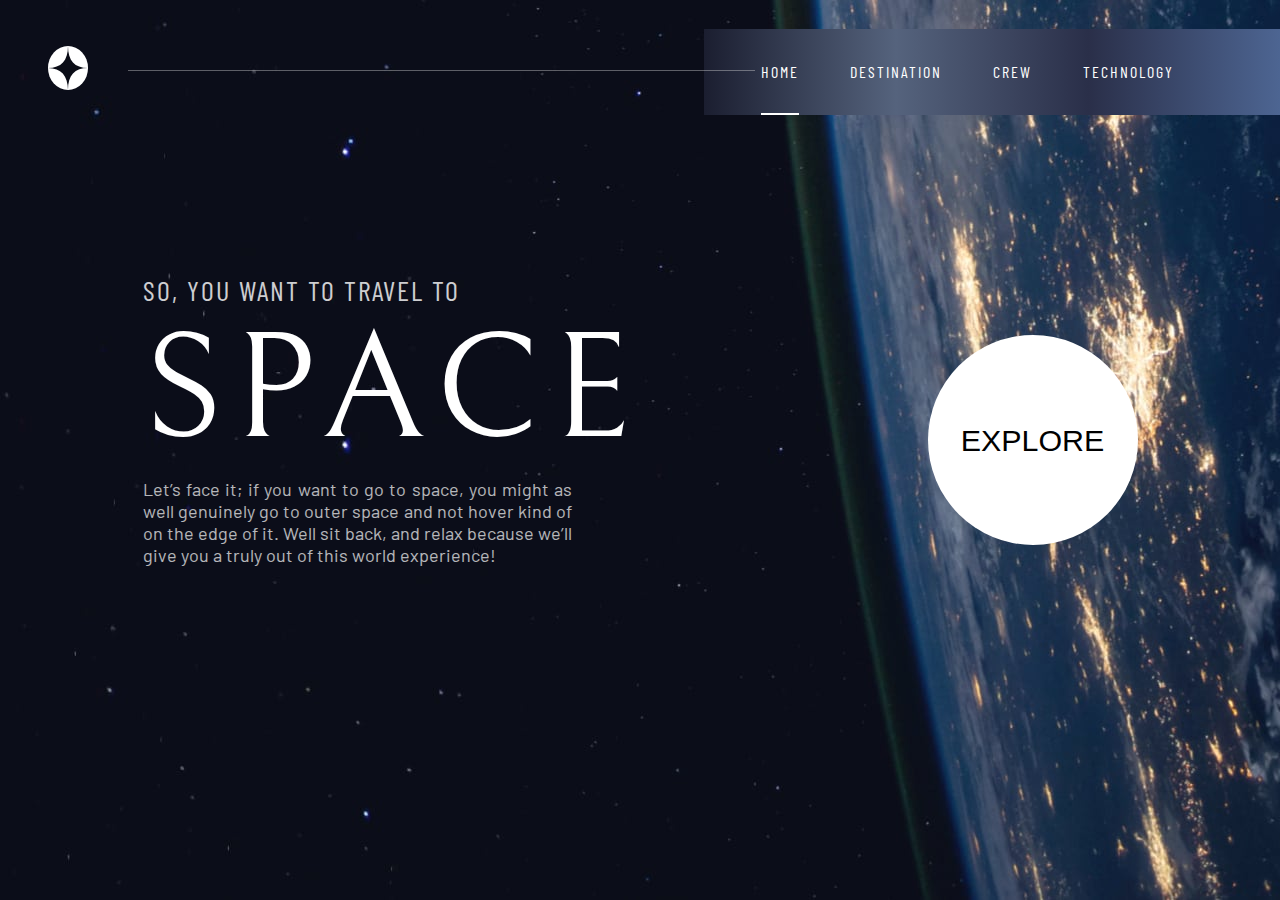
<file: index.html>
<!DOCTYPE html>
<html lang="en">

<head>
    <meta charset="UTF-8">
    <meta http-equiv="X-UA-Compatible" content="IE=edge">
    <meta name="viewport" content="width=device-width, initial-scale=1.0">
    <link rel="icon" href="assets/favicon-32x32.png">
    <link rel="stylesheet" href="src/css/index.css">
    <link href="https://fonts.googleapis.com/css2?family=Bellefair&display=swap" rel="stylesheet">
    <link href="https://fonts.googleapis.com/css2?family=Barlow:wght@200&display=swap" rel="stylesheet">
    <link href="https://fonts.googleapis.com/css2?family=Barlow+Condensed:wght@300&display=swap" rel="stylesheet">
    
    <title>Space Tourism</title>
</head>

<body>
    <header>
        <img src="assets/shared/logo.svg" alt="">
        <div class="line"></div>
        <nav>
            <ul class="navlist">
                <li><a href="/space-tourist" class="active">HOME</a></li>
                <li><a href="/space-tourist/src/html/destination/destinationA.html">DESTINATION</a></li>
                <li><a href="/space-tourist/src/html/crew/commander.html">CREW</a></li>
                <li><a href="/space-tourist/src/html/tech/vehicle.html">TECHNOLOGY</a></li>
            </ul>
        </nav>
    </header>

    <main>
        <div class="allPara">
            <p id="firstPara">
                SO, YOU WANT TO TRAVEL TO
            </p>

            <p id="big">
                SPACE
            </p>

            <p id="description">
                Let’s face it; if you want to go to space, you might as well genuinely go to outer space and not hover
                kind
                of on the edge of it. Well sit back, and relax because we’ll give you a truly out of this world
                experience!
            </p>
        </div>

        <p id="rightpara">
            EXPLORE
        </p>

    </main>

</body>

</html>
</file>
<file: src/css/index.css>
* {
    margin: 0;
    padding: 0;
}

body {
    background: url('../../assets/home/background-home-desktop.jpg');
    background-size: cover;
    background-repeat: no-repeat;
    font-family: 'Montserrat', sans-serif;
    height: 100vh;
}

html {
    font-size: 16px;
}

header {
    display: flex;
}

header img {
    height: 2rem;
    margin: 2.8rem;
    width: 1.9rem;
}

.line {
    height: .01rem;
    width: 29.5rem;
    background-color: rgb(219, 219, 219);
    position: absolute;
    top: 3.8rem;
    left: 8rem;
    opacity: 0.4;
}

nav {
    display: flex;
    justify-content: right;
    margin-top: 1.8rem;
    width: 97%;
}

.navlist {
    display: flex;
    gap: 3.1rem;
    background: linear-gradient(90deg, #1b1e30, #55637D, #2a2f49, #4d6592);
    height: 1.8rem;
    padding: 1.2rem;
    justify-content: center;
    align-items: center;
    width: 60%;
}

.navlist :nth-child(4) {
    padding-right: 3.05rem;
}

.navlist li {
    list-style: none;
    letter-spacing: 2px;
}

.active{
    border-bottom: 2px solid white;  
}

.navlist li a {
    text-decoration: none;
    color: white;
    font-family: 'Barlow Condensed', sans-serif;
    font-size: 1rem;
    padding-bottom: 2rem;
}

.active{
    border-bottom: 2px solid white;
}

.navlist li a:hover {
    color: aquamarine;
}

main {
    display: flex;
    justify-content: space-around;
    margin-top: 10rem;
}

.allPara {
    display: flex;
    flex-direction: column;
}

#firstPara {
    color: white;
    line-height: 1.9rem;
    font-family: 'Barlow Condensed', sans-serif;
    opacity: 0.8;
    font-size: 1.75rem;
    display: inline-block;
    letter-spacing: 2px;
}

#big {
    color: white;
    font-size: 9.375rem;
    font-family: 'Bellefair', serif;
    letter-spacing: 0.7rem;
}

#description {
    color: white;
    text-align: justify;
    opacity: 0.7;
    width: 26.87rem;
    font-size: 1.125rem;
    font-family: 'Barlow', sans-serif;
}

#rightpara {
    color: black;
    font-size: 1.9rem;
    background-color: #fff;
    height: 13.125rem;
    width: 13.125rem;
    display: flex;
    justify-content: center;
    align-items: center;
    border-radius: 15.625rem;
    margin-top: 3.75rem;
}

@media screen and (max-width: 375px) {
    html {
        font-size: 63%;
    }

    body {
        background: url('../../assets/home/background-home-mobile.jpg');
        border-style: cover;
        background-repeat: no-repeat;
    }

    header {
        display: none;
    }

    .line {
        display: none;
    }

    main {
        flex-direction: column;
        align-items: center;
    }

    #firstPara {
        text-align: center;
        width: 60vw;
    }

    #big {
        font-size: 14vw;
    }

    #description {
        width: 55vw;
    }
}

@media screen and (min-width: 376px) and (max-width: 767px) {
    html {
        font-size: 80%;
    }

    body {
        background: url('../../assets/home/background-home-tablet.jpg');
        background-size: cover;
        background-repeat: no-repeat;
        width: 100vw;
    }

    header {
        display: none;
    }

    .line {
        display: none;
    }

    main {
        flex-direction: column;
        align-items: center;
    }

    #firstPara {
        text-align: center;
        width: 60vw;
    }

    #big {
        font-size: 18vw;
    }

    #description {
        width: 60vw;
    }
}

@media screen and (min-width: 768px) and (max-width: 768px) {
    html {
        font-size: 85%;
    }

    body {
        background: url('../../assets/home/background-home-tablet.jpg');
        background-size: cover;
        background-repeat: no-repeat;
    }

    header img {
        margin: 2.5rem 1.5rem 0rem 5rem;
        height: 2.7rem;
        width: 2.5rem;
    }

    nav {
        margin-top: 0rem;
    }

    .navlist {
        width: 55vw;
        height: 2.2rem;
        gap: 6vw;
    }

    .navlist :nth-child(4) {
        padding-right: 0rem;
    }

    main {
        flex-direction: column;
        align-items: center;
    }

    .line {
        display: none;
    }

    #firstPara {
        text-align: center;
        width: 60vw;
    }

    #big {
        font-size: 20vw;
    }

    #description {
        width: 50vw;
    }
}

@media screen and (min-width: 769px){
    html{
        font-size: 100%;
    }

    .navlist{
        height: 3rem;
        background: linear-gradient(90deg, #1b1e30, #55637D, #2a2f49, #4d6592);;
        gap: 4.3vw;
    }

    .line{
        width: 33vw;
        top: 4.4rem;
    }

    header img {
        margin: 2.9rem 1.5rem 0rem 3rem;
        height: 2.7rem;
        width: 2.5rem;
    }
}

@media screen and (min-width: 1025px){
    .navlist{
        width: 42vw;
        gap: 3vw;
    }

    .line{
        width: 44vw;
    }
}

@media screen and (min-width: 1280px){
    .navlist{
        gap: 4vw;
    }

    .line{
        width: 49vw;
    }
}

@media screen and (min-width: 1720px){
    .navlist{
        gap: 5.3vw;
    }

    .line{
        width: 54vw;
    }
}

@media screen and (min-width: 2181px){
    .navlist{
        gap: 6vw;
    }

    .line{
        width: 57vw;
    }
}
</file>
